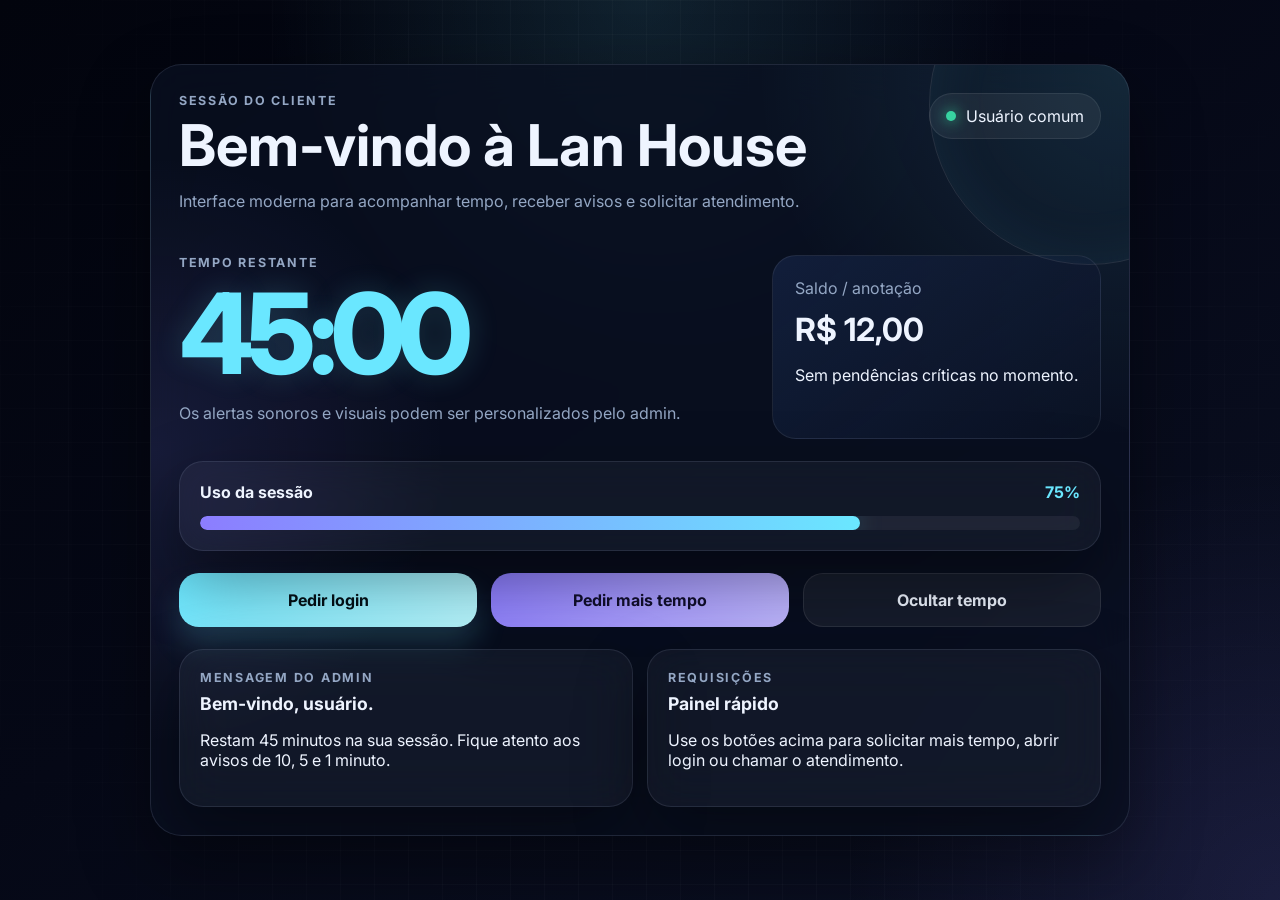
<file: client/web/index.html>
<!DOCTYPE html>
<html lang="pt-BR">
  <head>
    <meta charset="UTF-8" />
    <meta name="viewport" content="width=device-width, initial-scale=1.0" />
    <title>Lan House Manager - Cliente</title>
    <link rel="preconnect" href="https://fonts.googleapis.com" />
    <link rel="preconnect" href="https://fonts.gstatic.com" crossorigin />
    <link
      href="https://fonts.googleapis.com/css2?family=Inter:wght@400;500;600;700;800&display=swap"
      rel="stylesheet"
    />
    <link rel="stylesheet" href="styles.css" />
  </head>
  <body>
    <main class="client-shell">
      <section class="session-card glass-card">
        <div class="ambient-ring"></div>
        <header class="session-header">
          <div>
            <p class="eyebrow">Sessão do cliente</p>
            <h1>Bem-vindo à Lan House</h1>
            <p class="muted">Interface moderna para acompanhar tempo, receber avisos e solicitar atendimento.</p>
          </div>
          <div class="profile-pill">
            <span class="profile-dot"></span>
            <span>Usuário comum</span>
          </div>
        </header>

        <section class="hero-panel">
          <div>
            <p class="eyebrow">Tempo restante</p>
            <div class="timer">45:00</div>
            <p class="muted">Os alertas sonoros e visuais podem ser personalizados pelo admin.</p>
          </div>
          <div class="credit-card">
            <span class="credit-label">Saldo / anotação</span>
            <strong>R$ 12,00</strong>
            <p>Sem pendências críticas no momento.</p>
          </div>
        </section>

        <section class="progress-panel glass-inner">
          <div class="progress-copy">
            <span class="progress-title">Uso da sessão</span>
            <span class="progress-value">75%</span>
          </div>
          <div class="progress-track">
            <div class="progress-bar"></div>
          </div>
        </section>

        <section class="action-grid">
          <button class="action primary-action">Pedir login</button>
          <button class="action secondary-action">Pedir mais tempo</button>
          <button class="action ghost-action">Ocultar tempo</button>
        </section>

        <section class="info-grid">
          <article class="info-card glass-inner">
            <p class="eyebrow">Mensagem do admin</p>
            <strong>Bem-vindo, usuário.</strong>
            <p>Restam 45 minutos na sua sessão. Fique atento aos avisos de 10, 5 e 1 minuto.</p>
          </article>

          <article class="info-card glass-inner">
            <p class="eyebrow">Requisições</p>
            <strong>Painel rápido</strong>
            <p>Use os botões acima para solicitar mais tempo, abrir login ou chamar o atendimento.</p>
          </article>
        </section>
      </section>
    </main>
  </body>
</html>
</file>
<file: client/web/styles.css>
:root {
  color-scheme: dark;
  --bg: #050816;
  --bg-2: #0b1023;
  --panel: rgba(10, 17, 33, 0.76);
  --panel-strong: rgba(12, 21, 39, 0.92);
  --border: rgba(148, 163, 184, 0.16);
  --text: #eef4ff;
  --muted: #94a7c4;
  --primary: #6ae7ff;
  --secondary: #8c7dff;
  --highlight: #37d39f;
  --shadow: 0 28px 70px rgba(0, 0, 0, 0.4);
}

* {
  box-sizing: border-box;
}

html,
body {
  min-height: 100%;
}

body {
  margin: 0;
  font-family: 'Inter', Arial, sans-serif;
  color: var(--text);
  background:
    radial-gradient(circle at top, rgba(106, 231, 255, 0.12), transparent 34%),
    radial-gradient(circle at bottom right, rgba(140, 125, 255, 0.12), transparent 28%),
    linear-gradient(145deg, #02040d 0%, var(--bg) 45%, var(--bg-2) 100%);
}

body::before {
  content: '';
  position: fixed;
  inset: 0;
  background-image:
    linear-gradient(rgba(255, 255, 255, 0.022) 1px, transparent 1px),
    linear-gradient(90deg, rgba(255, 255, 255, 0.022) 1px, transparent 1px);
  background-size: 34px 34px;
  mask-image: radial-gradient(circle at center, black 58%, transparent 100%);
  pointer-events: none;
}

.client-shell {
  min-height: 100vh;
  display: grid;
  place-items: center;
  padding: 24px;
}

.glass-card,
.glass-inner {
  position: relative;
  backdrop-filter: blur(22px);
  -webkit-backdrop-filter: blur(22px);
  border: 1px solid var(--border);
  box-shadow: var(--shadow);
}

.session-card {
  width: min(980px, 100%);
  padding: 28px;
  border-radius: 32px;
  overflow: hidden;
  background:
    radial-gradient(circle at top right, rgba(106, 231, 255, 0.12), transparent 30%),
    radial-gradient(circle at left, rgba(140, 125, 255, 0.12), transparent 28%),
    var(--panel);
}

.ambient-ring {
  position: absolute;
  right: -120px;
  top: -120px;
  width: 320px;
  height: 320px;
  border-radius: 50%;
  border: 1px solid rgba(255, 255, 255, 0.1);
  box-shadow: inset 0 0 60px rgba(106, 231, 255, 0.08);
}

.session-header,
.hero-panel,
.progress-copy {
  display: flex;
  justify-content: space-between;
  gap: 18px;
}

.session-header {
  align-items: flex-start;
}

.eyebrow {
  margin: 0;
  text-transform: uppercase;
  letter-spacing: 0.14em;
  color: var(--muted);
  font-size: 0.78rem;
  font-weight: 700;
}

h1 {
  margin: 8px 0 10px;
  font-size: clamp(2rem, 4.5vw, 3.6rem);
  line-height: 1.02;
}

.muted {
  color: var(--muted);
}

.profile-pill {
  display: inline-flex;
  align-items: center;
  gap: 10px;
  padding: 12px 16px;
  border-radius: 999px;
  background: rgba(255, 255, 255, 0.06);
  border: 1px solid rgba(255, 255, 255, 0.08);
}

.profile-dot {
  width: 10px;
  height: 10px;
  border-radius: 50%;
  background: var(--highlight);
  box-shadow: 0 0 14px var(--highlight);
}

.hero-panel {
  margin-top: 28px;
  align-items: stretch;
}

.timer {
  margin: 10px 0;
  font-size: clamp(4rem, 11vw, 7rem);
  line-height: 0.95;
  font-weight: 800;
  letter-spacing: -0.06em;
  color: var(--primary);
  text-shadow: 0 0 30px rgba(106, 231, 255, 0.18);
}

.credit-card {
  min-width: 250px;
  padding: 22px;
  border-radius: 24px;
  background: linear-gradient(145deg, rgba(18, 31, 60, 0.96), rgba(12, 20, 37, 0.74));
  border: 1px solid rgba(255, 255, 255, 0.08);
}

.credit-label {
  display: block;
  color: var(--muted);
  margin-bottom: 12px;
}

.credit-card strong {
  display: block;
  font-size: 2rem;
  margin-bottom: 10px;
}

.progress-panel,
.info-card {
  border-radius: 24px;
  background: rgba(255, 255, 255, 0.04);
}

.progress-panel {
  margin-top: 22px;
  padding: 20px;
}

.progress-title,
.progress-value {
  font-weight: 700;
}

.progress-value {
  color: var(--primary);
}

.progress-track {
  height: 14px;
  border-radius: 999px;
  margin-top: 14px;
  overflow: hidden;
  background: rgba(255, 255, 255, 0.06);
}

.progress-bar {
  width: 75%;
  height: 100%;
  border-radius: inherit;
  background: linear-gradient(90deg, var(--secondary), var(--primary));
  box-shadow: 0 0 26px rgba(106, 231, 255, 0.25);
}

.action-grid {
  display: grid;
  grid-template-columns: repeat(3, minmax(0, 1fr));
  gap: 14px;
  margin-top: 22px;
}

.action {
  border: 0;
  border-radius: 20px;
  padding: 16px 18px;
  font: inherit;
  font-weight: 700;
  cursor: pointer;
  transition: transform 0.2s ease, box-shadow 0.2s ease, opacity 0.2s ease;
}

.action:hover {
  transform: translateY(-2px);
}

.primary-action {
  background: linear-gradient(135deg, var(--primary), #baf8ff);
  color: #041118;
  box-shadow: 0 18px 30px rgba(106, 231, 255, 0.18);
}

.secondary-action {
  background: linear-gradient(135deg, var(--secondary), #c0b8ff);
  color: #110f2d;
}

.ghost-action {
  color: var(--text);
  background: rgba(255, 255, 255, 0.06);
  border: 1px solid rgba(255, 255, 255, 0.09);
}

.info-grid {
  margin-top: 22px;
  display: grid;
  grid-template-columns: repeat(2, minmax(0, 1fr));
  gap: 14px;
}

.info-card {
  padding: 20px;
}

.info-card strong {
  display: block;
  margin: 8px 0 10px;
  font-size: 1.1rem;
}

@media (max-width: 860px) {
  .hero-panel,
  .session-header,
  .action-grid,
  .info-grid {
    grid-template-columns: 1fr;
    display: grid;
  }

  .profile-pill {
    justify-self: start;
  }
}

@media (max-width: 560px) {
  .client-shell {
    padding: 12px;
  }

  .session-card,
  .progress-panel,
  .info-card {
    border-radius: 24px;
  }

  .session-card {
    padding: 20px;
  }
}
</file>
